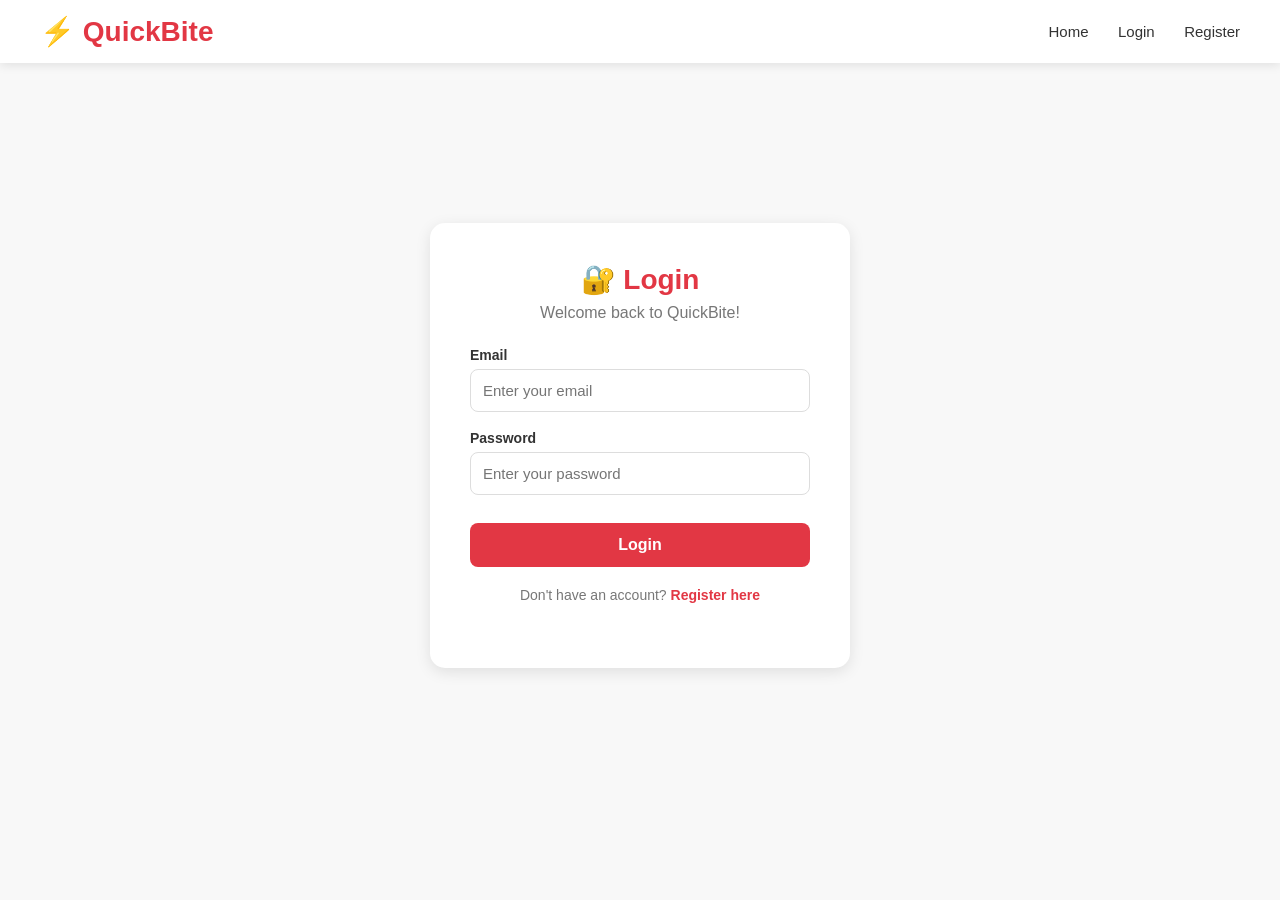
<file: Frontend/cart.html>
<!DOCTYPE html>
<html lang="en">
<head>
    <meta charset="UTF-8">
    <meta name="viewport" content="width=device-width, initial-scale=1.0">
    <title>QuickBite - My Cart</title>
    <link rel="stylesheet" href="style.css">
    <style>
        .page-container {
            max-width: 900px;
            margin: 40px auto;
            padding: 0 20px;
        }
        .page-title {
            font-size: 28px;
            font-weight: 700;
            color: #333;
            margin-bottom: 25px;
        }
        .cart-item {
            background: white;
            border-radius: 15px;
            padding: 20px 25px;
            margin-bottom: 15px;
            box-shadow: 0 2px 10px rgba(0,0,0,0.08);
            display: flex;
            justify-content: space-between;
            align-items: center;
            flex-wrap: wrap;
            gap: 15px;
        }
        .cart-item-info h4 {
            font-size: 18px;
            color: #333;
            font-weight: 700;
            margin-bottom: 5px;
        }
        .cart-item-info p {
            font-size: 14px;
            color: #777;
        }
        .cart-item-price {
            font-size: 20px;
            font-weight: 700;
            color: #e23744;
        }
        .cart-actions {
            display: flex;
            gap: 10px;
        }
        .remove-btn {
            padding: 8px 16px;
            background: #fff;
            color: #e23744;
            border: 2px solid #e23744;
            border-radius: 8px;
            cursor: pointer;
            font-weight: 600;
        }
        .remove-btn:hover {
            background: #e23744;
            color: white;
        }
        .checkout-btn {
            padding: 8px 16px;
            background: #e23744;
            color: white;
            border: none;
            border-radius: 8px;
            cursor: pointer;
            font-weight: 600;
        }
        .checkout-btn:hover { background: #c0392b; }
        .cart-total {
            background: white;
            border-radius: 15px;
            padding: 20px 25px;
            box-shadow: 0 2px 10px rgba(0,0,0,0.08);
            display: flex;
            justify-content: space-between;
            align-items: center;
            margin-top: 20px;
        }
        .cart-total h3 {
            font-size: 20px;
            font-weight: 700;
            color: #333;
        }
        .cart-total span {
            font-size: 24px;
            font-weight: 800;
            color: #e23744;
        }
        .empty-msg {
            text-align: center;
            padding: 60px;
            color: #999;
            font-size: 18px;
        }
    </style>
</head>
<body>
    <nav class="navbar">
        <div class="logo">Quick<span>Bite</span> ⚡</div>
        <div class="nav-links">
            <a href="index.html">Home</a>
            <a href="wishlist.html">❤️ Wishlist</a>
            <a href="orders.html">📋 Orders</a>
            <a href="cart.html">🛒 Cart</a>
        </div>
    </nav>

    <div class="page-container">
        <h2 class="page-title">🛒 My Cart</h2>
        <div id="cartContainer"></div>
        <div id="cartTotal" class="cart-total" style="display:none;">
            <h3>Total Amount</h3>
            <span id="totalPrice">₹0</span>
        </div>
    </div>

    <script>
        const API_URL = 'http://localhost:8080/api';
        const userEmail = localStorage.getItem('email');

        window.onload = function() {
            if (!userEmail) {
                window.location.href = 'login.html';
                return;
            }
            loadCart();
        }

        function loadCart() {
            fetch(`${API_URL}/cart/${userEmail}`)
                .then(res => res.json())
                .then(items => {
                    const container = document.getElementById('cartContainer');
                    if (items.length === 0) {
                        container.innerHTML = '<div class="empty-msg">🛒 Your cart is empty!<br><a href="index.html" style="color:#e23744;">Browse Foods</a></div>';
                        return;
                    }

                    let total = 0;
                    container.innerHTML = items.map(item => {
                        total += item.price;
                        return `
                            <div class="cart-item">
                                <div class="cart-item-info">
                                    <h4>🍽️ ${item.foodName}</h4>
                                    <p>🏪 ${item.platformName}</p>
                                </div>
                                <div class="cart-item-price">₹${item.price}</div>
                                <div class="cart-actions">
                                    <button class="remove-btn" onclick="removeFromCart(${item.id})">Remove</button>
                                    <button class="checkout-btn" onclick="checkout('${item.foodName}', '${item.platformName}', ${item.price})">Order Now</button>
                                </div>
                            </div>
                        `;
                    }).join('');

                    document.getElementById('totalPrice').innerText = `₹${total}`;
                    document.getElementById('cartTotal').style.display = 'flex';
                });
        }

        function removeFromCart(id) {
            fetch(`${API_URL}/cart/remove/${id}`, { method: 'DELETE' })
                .then(() => loadCart());
        }

        function checkout(food, platform, price) {
            window.location.href = `payment.html?food=${food}&platform=${platform}&amount=${price}`;
        }
    </script>
</body>
</html>
</file>
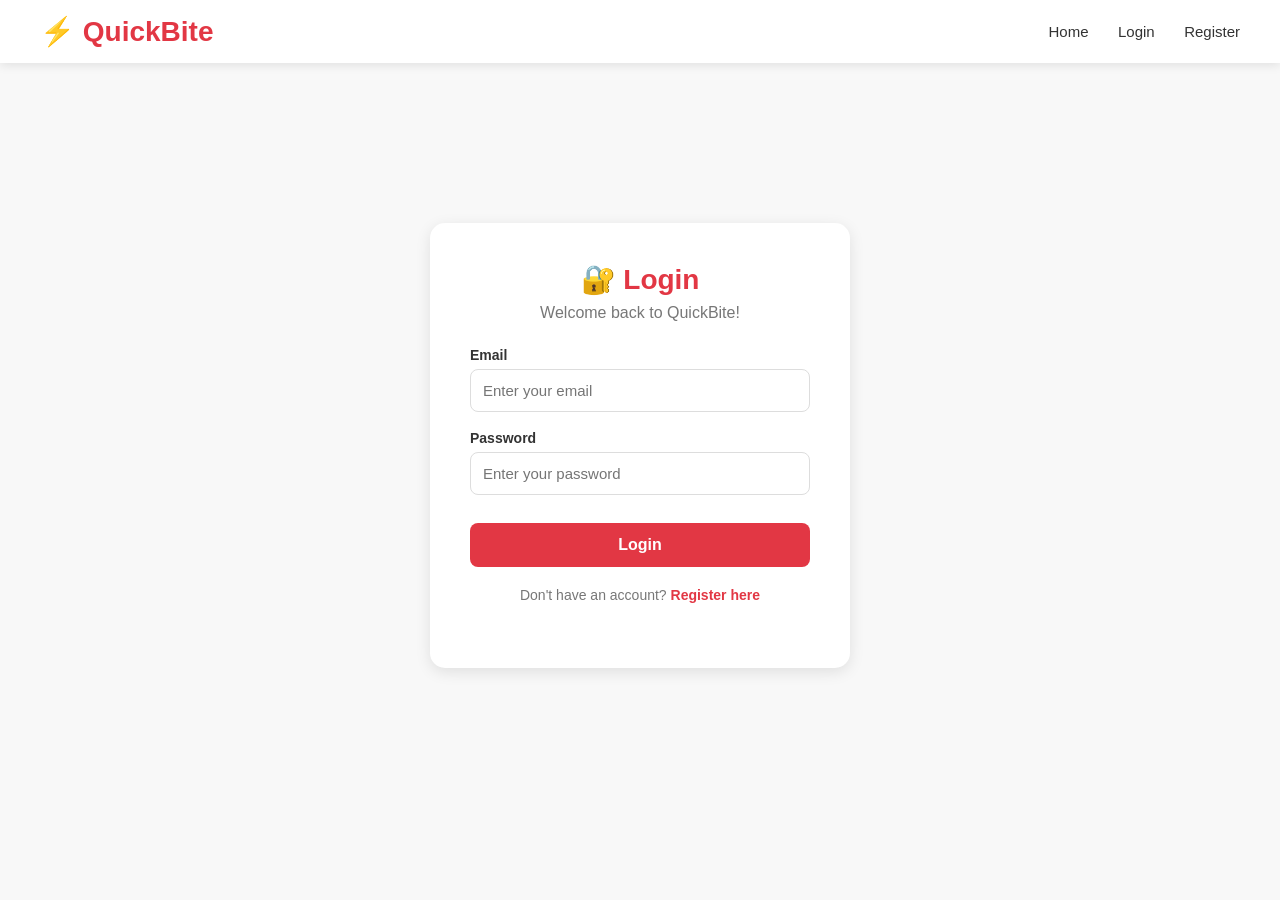
<file: Frontend/login.html>
<!DOCTYPE html>
<html lang="en">
<head>
    <meta charset="UTF-8">
    <meta name="viewport" content="width=device-width, initial-scale=1.0">
    <title>QuickBite - Login</title>
    <link rel="stylesheet" href="style.css">
</head>
<body>

    <!-- Navbar -->
    <nav class="navbar">
        <div class="logo">⚡ QuickBite</div>
        <div class="nav-links">
            <a href="index.html">Home</a>
            <a href="login.html">Login</a>
            <a href="register.html">Register</a>
        </div>
    </nav>

    <!-- Login Form -->
    <div class="auth-container">
        <div class="auth-box">
            <h2>🔐 Login</h2>
            <p>Welcome back to QuickBite!</p>

            <div class="form-group">
                <label>Email</label>
                <input type="email" id="email" placeholder="Enter your email"/>
            </div>

            <div class="form-group">
                <label>Password</label>
                <input type="password" id="password" placeholder="Enter your password"/>
            </div>

            <button class="auth-btn" onclick="login()">Login</button>

            <p class="auth-link">
                Don't have an account? 
                <a href="register.html">Register here</a>
            </p>

            <p id="message" class="message"></p>
        </div>
    </div>

    <script src="auth.js"></script>
</body>
</html>
</file>
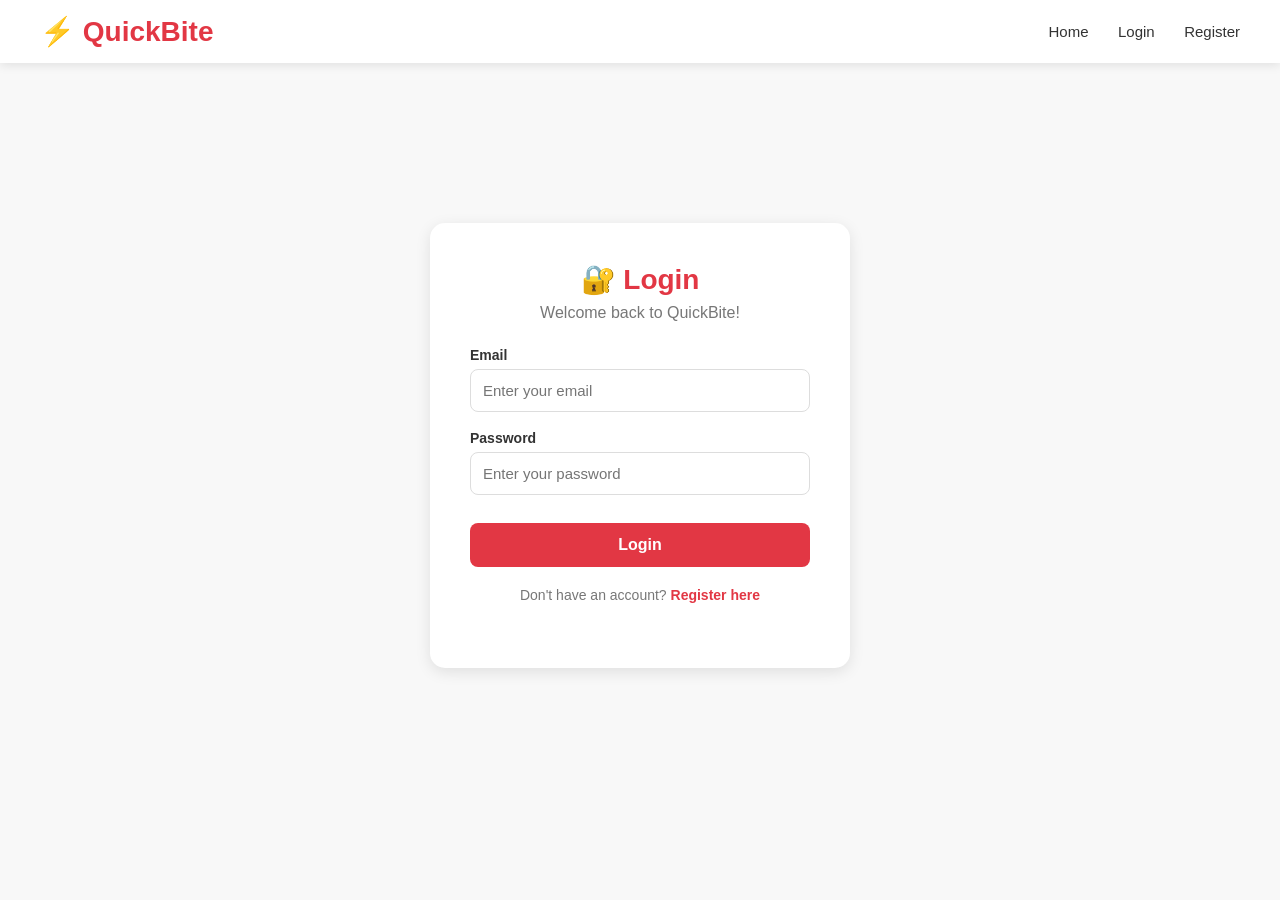
<file: Frontend/orders.html>
<!DOCTYPE html>
<html lang="en">
<head>
    <meta charset="UTF-8">
    <meta name="viewport" content="width=device-width, initial-scale=1.0">
    <title>QuickBite - My Orders</title>
    <link rel="stylesheet" href="style.css">
    <style>
        .page-container {
            max-width: 900px;
            margin: 40px auto;
            padding: 0 20px;
        }
        .page-title {
            font-size: 28px;
            font-weight: 700;
            color: #333;
            margin-bottom: 25px;
        }
        .order-card {
            background: white;
            border-radius: 15px;
            padding: 25px;
            margin-bottom: 15px;
            box-shadow: 0 2px 10px rgba(0,0,0,0.08);
            display: flex;
            justify-content: space-between;
            align-items: center;
            flex-wrap: wrap;
            gap: 15px;
        }
        .order-info h4 {
            font-size: 18px;
            font-weight: 700;
            color: #333;
            margin-bottom: 5px;
        }
        .order-info p {
            font-size: 14px;
            color: #777;
            margin-bottom: 3px;
        }
        .order-price {
            font-size: 22px;
            font-weight: 800;
            color: #e23744;
        }
        .order-status {
            background: #e8f5e9;
            color: #27ae60;
            padding: 6px 15px;
            border-radius: 20px;
            font-size: 13px;
            font-weight: 600;
        }
        .transaction-id {
            font-size: 12px;
            color: #999;
            margin-top: 5px;
        }
        .empty-msg {
            text-align: center;
            padding: 60px;
            color: #999;
            font-size: 18px;
        }
        .reorder-btn {
            padding: 8px 16px;
            background: #e23744;
            color: white;
            border: none;
            border-radius: 8px;
            cursor: pointer;
            font-weight: 600;
            font-size: 14px;
        }
        .reorder-btn:hover { background: #c0392b; }
    </style>
</head>
<body>
    <nav class="navbar">
        <div class="logo">Quick<span>Bite</span> ⚡</div>
        <div class="nav-links">
            <a href="index.html">Home</a>
            <a href="wishlist.html">❤️ Wishlist</a>
            <a href="orders.html">📋 Orders</a>
            <a href="cart.html">🛒 Cart</a>
        </div>
    </nav>

    <div class="page-container">
        <h2 class="page-title">📋 My Orders</h2>
        <div id="ordersContainer"></div>
    </div>

    <script>
        const API_URL = 'http://localhost:8080/api';
        const userEmail = localStorage.getItem('email');

        window.onload = function() {
            if (!userEmail) {
                window.location.href = 'login.html';
                return;
            }
            loadOrders();
        }

        function loadOrders() {
            fetch(`${API_URL}/orders/${userEmail}`)
                .then(res => res.json())
                .then(orders => {
                    const container = document.getElementById('ordersContainer');
                    if (orders.length === 0) {
                        container.innerHTML = '<div class="empty-msg">📋 No orders yet!<br><a href="index.html" style="color:#e23744;">Order Now</a></div>';
                        return;
                    }

                    container.innerHTML = orders.map(order => `
                        <div class="order-card">
                            <div class="order-info">
                                <h4>🍽️ ${order.foodName}</h4>
                                <p>🏪 ${order.platformName}</p>
                                <p>📅 ${new Date(order.createdAt).toLocaleDateString()}</p>
                                <p class="transaction-id">Transaction: ${order.transactionId}</p>
                            </div>
                            <div>
                                <div class="order-price">₹${order.price}</div>
                                <div class="order-status">✅ ${order.status}</div>
                            </div>
                            <button class="reorder-btn" 
                                onclick="window.location.href='search.html?name=${order.foodName}'">
                                🔄 Reorder
                            </button>
                        </div>
                    `).join('');
                });
        }
    </script>
</body>
</html>
</file>
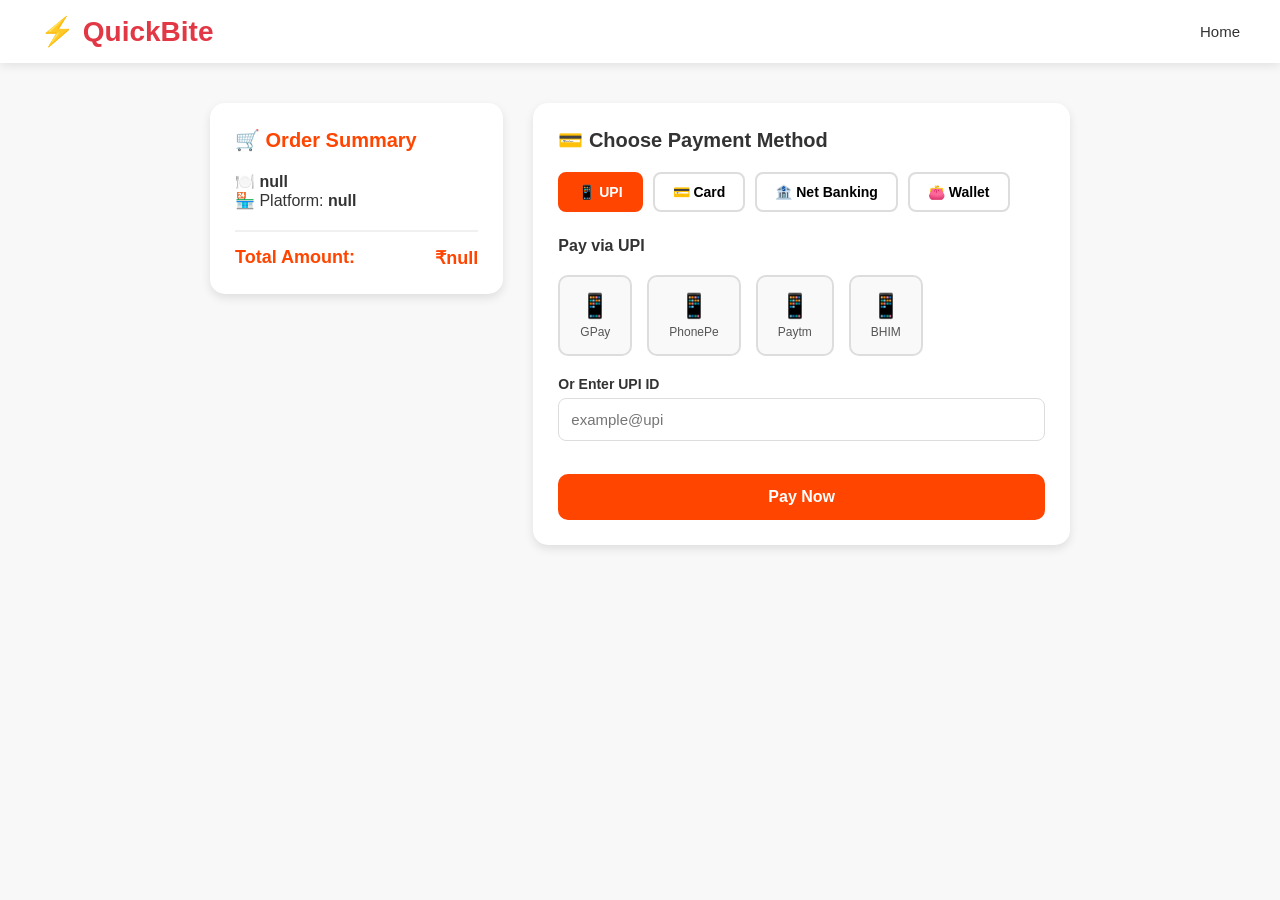
<file: Frontend/payment.html>
<!DOCTYPE html>
<html lang="en">
<head>
    <meta charset="UTF-8">
    <meta name="viewport" content="width=device-width, initial-scale=1.0">
    <title>QuickBite - Payment</title>
    <link rel="stylesheet" href="style.css">
    <link rel="stylesheet" href="payment.css">
</head>
<body>

    <!-- Navbar -->
    <nav class="navbar">
        <div class="logo">⚡ QuickBite</div>
        <div class="nav-links">
            <a href="index.html">Home</a>
        </div>
    </nav>

    <!-- Payment Container -->
    <div class="payment-container">

        <!-- Order Summary -->
        <div class="order-summary">
            <h3>🛒 Order Summary</h3>
            <div id="orderDetails"></div>
            <div class="total">
                <span>Total Amount:</span>
                <span id="totalAmount">₹0</span>
            </div>
        </div>

        <!-- Payment Box -->
        <div class="payment-box">
            <h3>💳 Choose Payment Method</h3>

            <!-- Payment Tabs -->
            <div class="payment-tabs">
                <button class="tab active" onclick="showTab('upi')">📱 UPI</button>
                <button class="tab" onclick="showTab('card')">💳 Card</button>
                <button class="tab" onclick="showTab('netbanking')">🏦 Net Banking</button>
                <button class="tab" onclick="showTab('wallet')">👛 Wallet</button>
            </div>

            <!-- UPI Tab -->
            <div id="upi" class="tab-content active">
                <h4>Pay via UPI</h4>
                <div class="upi-apps">
                    <div class="upi-app" onclick="selectUPI(this)">
                        <span>📱</span>
                        <p>GPay</p>
                    </div>
                    <div class="upi-app" onclick="selectUPI(this)">
                        <span>📱</span>
                        <p>PhonePe</p>
                    </div>
                    <div class="upi-app" onclick="selectUPI(this)">
                        <span>📱</span>
                        <p>Paytm</p>
                    </div>
                    <div class="upi-app" onclick="selectUPI(this)">
                        <span>📱</span>
                        <p>BHIM</p>
                    </div>
                </div>
                <div class="form-group">
                    <label>Or Enter UPI ID</label>
                    <input type="text" id="upiId" placeholder="example@upi"/>
                </div>
                <button class="pay-btn" onclick="processPayment()">Pay Now</button>
            </div>

            <!-- Card Tab -->
            <div id="card" class="tab-content">
                <h4>Pay via Card</h4>
                <div class="form-group">
                    <label>Card Number</label>
                    <input type="text" id="cardNumber" placeholder="4111 1111 1111 1111" maxlength="19"/>
                </div>
                <div class="form-group">
                    <label>Card Holder Name</label>
                    <input type="text" id="cardName" placeholder="Your Name"/>
                </div>
                <div class="card-row">
                    <div class="form-group">
                        <label>Expiry Date</label>
                        <input type="text" id="expiry" placeholder="MM/YY" maxlength="5"/>
                    </div>
                    <div class="form-group">
                        <label>CVV</label>
                        <input type="password" id="cvv" placeholder="123" maxlength="3"/>
                    </div>
                </div>
                <button class="pay-btn" onclick="processPayment()">Pay Now</button>
            </div>

            <!-- Net Banking Tab -->
            <div id="netbanking" class="tab-content">
                <h4>Pay via Net Banking</h4>
                <div class="banks-grid">
                    <div class="bank-card" onclick="selectBank(this)">🏦 SBI</div>
                    <div class="bank-card" onclick="selectBank(this)">🏦 HDFC</div>
                    <div class="bank-card" onclick="selectBank(this)">🏦 ICICI</div>
                    <div class="bank-card" onclick="selectBank(this)">🏦 Axis</div>
                    <div class="bank-card" onclick="selectBank(this)">🏦 Kotak</div>
                    <div class="bank-card" onclick="selectBank(this)">🏦 PNB</div>
                </div>
                <button class="pay-btn" onclick="processPayment()">Pay Now</button>
            </div>

            <!-- Wallet Tab -->
            <div id="wallet" class="tab-content">
                <h4>Pay via Wallet</h4>
                <div class="banks-grid">
                    <div class="bank-card" onclick="selectBank(this)">👛 Paytm</div>
                    <div class="bank-card" onclick="selectBank(this)">👛 Amazon Pay</div>
                    <div class="bank-card" onclick="selectBank(this)">👛 PhonePe</div>
                    <div class="bank-card" onclick="selectBank(this)">👛 Mobikwik</div>
                </div>
                <button class="pay-btn" onclick="processPayment()">Pay Now</button>
            </div>

        </div>
    </div>

    <!-- Success Popup -->
    <!-- Success Popup -->
    <div id="successPopup" class="popup hidden">
        <div class="popup-box">
            <div class="success-icon">✅</div>
            <h2>Payment Successful!</h2>
            <p>Your order has been placed successfully!</p>
            <p id="transactionId"></p>
            <button onclick="goToTracking()" 
                class="pay-btn">Track My Order 🚚</button>
            <button onclick="window.location.href='index.html'" 
                style="width:100%; padding:10px; background:white; color:#e23744; border:2px solid #e23744; border-radius:8px; cursor:pointer; font-weight:600; margin-top:10px;">
                Back to Home
            </button>
        </div>
    </div>

    <script src="payment.js"></script>
</body>
</html>
</file>
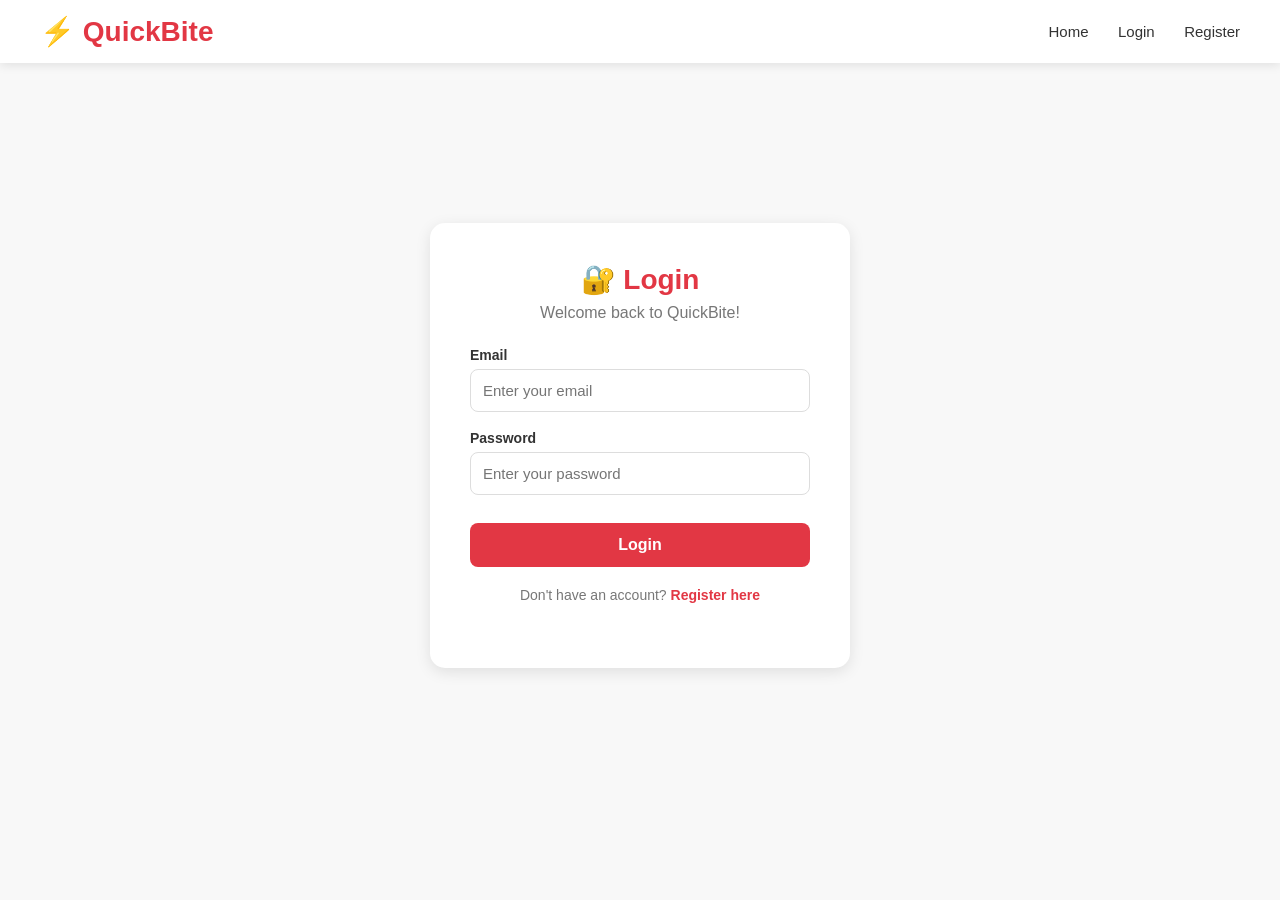
<file: Frontend/profile.html>
<!DOCTYPE html>
<html lang="en">
<head>
    <meta charset="UTF-8">
    <meta name="viewport" content="width=device-width, initial-scale=1.0">
    <title>QuickBite - My Profile</title>
    <link rel="stylesheet" href="style.css">
    <style>
        .profile-container {
            max-width: 800px;
            margin: 40px auto;
            padding: 0 20px;
        }
        .profile-header {
            background: linear-gradient(135deg, #e23744, #ff6b6b);
            border-radius: 20px;
            padding: 35px;
            color: white;
            display: flex;
            align-items: center;
            gap: 25px;
            margin-bottom: 25px;
            flex-wrap: wrap;
        }
        .profile-avatar {
            width: 90px;
            height: 90px;
            background: rgba(255,255,255,0.3);
            border-radius: 50%;
            display: flex;
            align-items: center;
            justify-content: center;
            font-size: 40px;
            flex-shrink: 0;
        }
        .profile-info h2 {
            font-size: 26px;
            font-weight: 800;
            margin-bottom: 5px;
        }
        .profile-info p {
            font-size: 15px;
            opacity: 0.9;
        }
        .profile-stats {
            display: grid;
            grid-template-columns: repeat(3, 1fr);
            gap: 15px;
            margin-bottom: 25px;
        }
        .stat-card {
            background: white;
            border-radius: 15px;
            padding: 20px;
            text-align: center;
            box-shadow: 0 2px 10px rgba(0,0,0,0.08);
        }
        .stat-card .stat-number {
            font-size: 32px;
            font-weight: 800;
            color: #e23744;
            margin-bottom: 5px;
        }
        .stat-card p {
            font-size: 14px;
            color: #777;
        }
        .profile-section {
            background: white;
            border-radius: 15px;
            padding: 25px;
            box-shadow: 0 2px 10px rgba(0,0,0,0.08);
            margin-bottom: 20px;
        }
        .profile-section h3 {
            font-size: 20px;
            font-weight: 700;
            color: #333;
            margin-bottom: 20px;
            border-bottom: 2px solid #f0f0f0;
            padding-bottom: 10px;
        }
        .profile-field {
            display: flex;
            justify-content: space-between;
            align-items: center;
            padding: 12px 0;
            border-bottom: 1px solid #f5f5f5;
        }
        .profile-field:last-child {
            border-bottom: none;
        }
        .field-label {
            font-size: 14px;
            color: #777;
            font-weight: 600;
        }
        .field-value {
            font-size: 15px;
            color: #333;
            font-weight: 500;
        }
        .edit-btn {
            padding: 10px 25px;
            background: #e23744;
            color: white;
            border: none;
            border-radius: 8px;
            cursor: pointer;
            font-weight: 600;
            font-size: 14px;
            margin-top: 15px;
        }
        .edit-btn:hover { background: #c0392b; }
        .logout-btn {
            width: 100%;
            padding: 15px;
            background: white;
            color: #e23744;
            border: 2px solid #e23744;
            border-radius: 10px;
            cursor: pointer;
            font-weight: 700;
            font-size: 16px;
            margin-top: 10px;
        }
        .logout-btn:hover {
            background: #e23744;
            color: white;
        }
        .recent-order {
            display: flex;
            justify-content: space-between;
            align-items: center;
            padding: 12px 0;
            border-bottom: 1px solid #f5f5f5;
            flex-wrap: wrap;
            gap: 10px;
        }
        .recent-order:last-child { border-bottom: none; }
        .recent-order h4 { font-size: 15px; font-weight: 700; color: #333; }
        .recent-order p { font-size: 13px; color: #777; }
        .recent-order span {
            font-size: 16px;
            font-weight: 700;
            color: #e23744;
        }
    </style>
</head>
<body>
    <nav class="navbar">
        <div class="logo">Quick<span>Bite</span> ⚡</div>
        <div class="nav-links">
            <a href="index.html">Home</a>
            <a href="wishlist.html">❤️ Wishlist</a>
            <a href="orders.html">📋 Orders</a>
            <a href="cart.html">🛒 Cart</a>
        </div>
    </nav>

    <div class="profile-container">

        <!-- Profile Header -->
        <div class="profile-header">
            <div class="profile-avatar">👤</div>
            <div class="profile-info">
                <h2 id="profileName">Loading...</h2>
                <p id="profileEmail">Loading...</p>
                <p>🍔 QuickBite Member</p>
            </div>
        </div>

        <!-- Stats -->
        <div class="profile-stats">
            <div class="stat-card">
                <div class="stat-number" id="totalOrders">0</div>
                <p>Total Orders</p>
            </div>
            <div class="stat-card">
                <div class="stat-number" id="totalWishlist">0</div>
                <p>Wishlist Items</p>
            </div>
            <div class="stat-card">
                <div class="stat-number" id="totalSpent">₹0</div>
                <p>Total Spent</p>
            </div>
        </div>

        <!-- Profile Details -->
        <div class="profile-section">
            <h3>👤 Personal Information</h3>
            <div class="profile-field">
                <span class="field-label">Full Name</span>
                <span class="field-value" id="detailName">-</span>
            </div>
            <div class="profile-field">
                <span class="field-label">Email</span>
                <span class="field-value" id="detailEmail">-</span>
            </div>
            <div class="profile-field">
                <span class="field-label">Member Since</span>
                <span class="field-value" id="memberSince">-</span>
            </div>
        </div>

        <!-- Recent Orders -->
        <div class="profile-section">
            <h3>📋 Recent Orders</h3>
            <div id="recentOrders">
                <p style="color:#999; text-align:center;">No orders yet!</p>
            </div>
        </div>

        <!-- Actions -->
        <div class="profile-section">
            <h3>⚙️ Account Actions</h3>
            <button class="edit-btn" onclick="window.location.href='orders.html'">
                📋 View All Orders
            </button>
            <button class="edit-btn" onclick="window.location.href='wishlist.html'" 
                style="margin-left:10px;">
                ❤️ My Wishlist
            </button>
            <br>
            <button class="logout-btn" onclick="logout()">
                🚪 Logout
            </button>
        </div>

    </div>

    <script>
        const API_URL = 'http://localhost:8080/api';
        const userEmail = localStorage.getItem('email');
        const userName = localStorage.getItem('name');

        window.onload = function() {
            if (!userEmail) {
                window.location.href = 'login.html';
                return;
            }

            // Show profile info
            document.getElementById('profileName').innerText = userName;
            document.getElementById('profileEmail').innerText = userEmail;
            document.getElementById('detailName').innerText = userName;
            document.getElementById('detailEmail').innerText = userEmail;
            document.getElementById('memberSince').innerText = 
                new Date().toLocaleDateString('en-IN', {year:'numeric', month:'long'});

            // Load orders
            fetch(`${API_URL}/orders/${userEmail}`)
                .then(res => res.json())
                .then(orders => {
                    document.getElementById('totalOrders').innerText = orders.length;
                    let totalSpent = orders.reduce((sum, o) => sum + o.price, 0);
                    document.getElementById('totalSpent').innerText = '₹' + totalSpent;

                    if (orders.length > 0) {
                        document.getElementById('recentOrders').innerHTML =
                            orders.slice(0, 3).map(order => `
                                <div class="recent-order">
                                    <div>
                                        <h4>🍽️ ${order.foodName}</h4>
                                        <p>🏪 ${order.platformName}</p>
                                    </div>
                                    <span>₹${order.price}</span>
                                </div>
                            `).join('');
                    }
                });

            // Load wishlist count
            fetch(`${API_URL}/wishlist/${userEmail}`)
                .then(res => res.json())
                .then(items => {
                    document.getElementById('totalWishlist').innerText = items.length;
                });
        }

        function logout() {
            localStorage.removeItem('token');
            localStorage.removeItem('name');
            localStorage.removeItem('email');
            window.location.href = 'index.html';
        }
    </script>
</body>
</html>
</file>
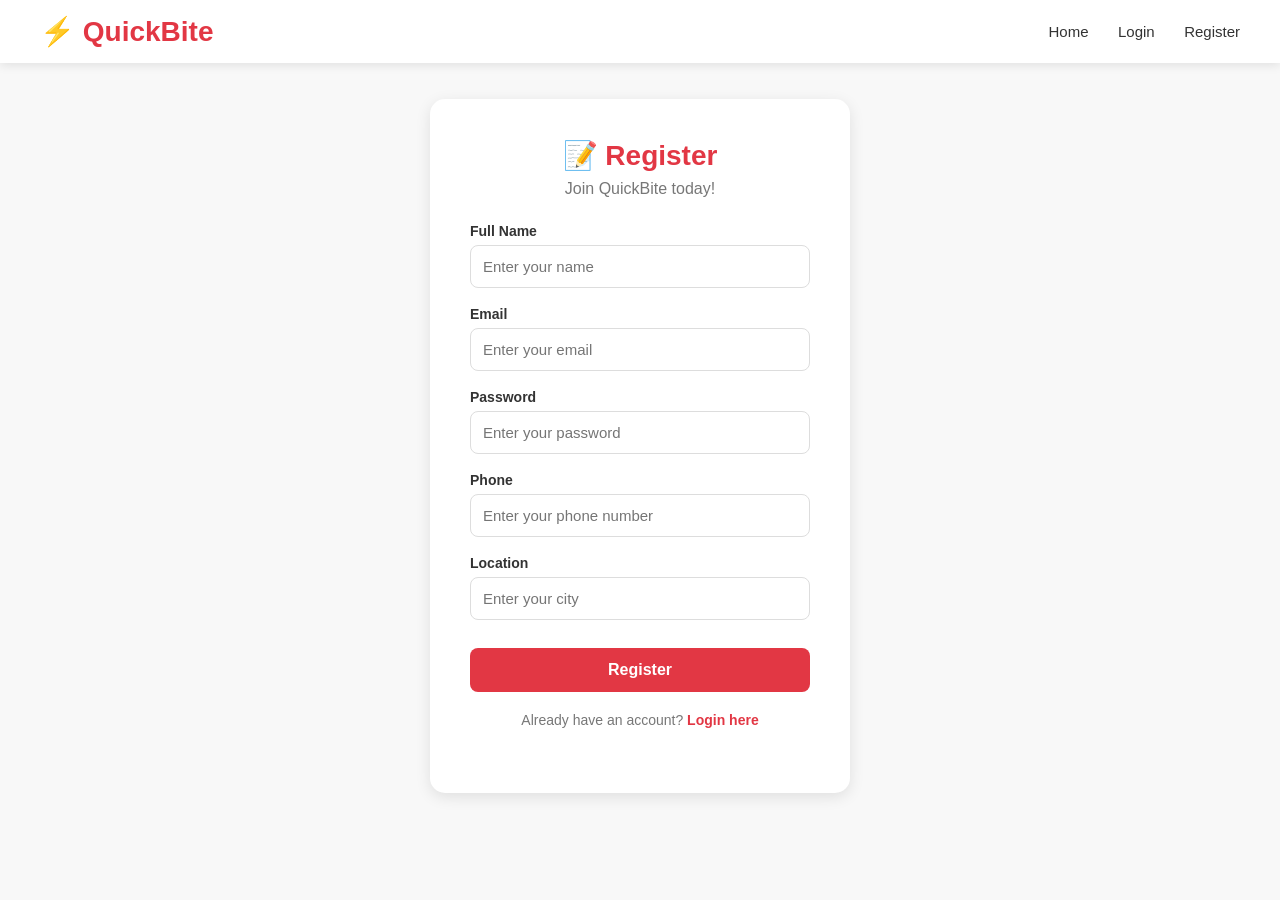
<file: Frontend/register.html>
<!DOCTYPE html>
<html lang="en">
<head>
    <meta charset="UTF-8">
    <meta name="viewport" content="width=device-width, initial-scale=1.0">
    <title>QuickBite - Register</title>
    <link rel="stylesheet" href="style.css">
</head>
<body>

    <!-- Navbar -->
    <nav class="navbar">
        <div class="logo">⚡ QuickBite</div>
        <div class="nav-links">
            <a href="index.html">Home</a>
            <a href="login.html">Login</a>
            <a href="register.html">Register</a>
        </div>
    </nav>

    <!-- Register Form -->
    <div class="auth-container">
        <div class="auth-box">
            <h2>📝 Register</h2>
            <p>Join QuickBite today!</p>

            <div class="form-group">
                <label>Full Name</label>
                <input type="text" id="name" placeholder="Enter your name"/>
            </div>

            <div class="form-group">
                <label>Email</label>
                <input type="email" id="email" placeholder="Enter your email"/>
            </div>

            <div class="form-group">
                <label>Password</label>
                <input type="password" id="password" placeholder="Enter your password"/>
            </div>

            <div class="form-group">
                <label>Phone</label>
                <input type="text" id="phone" placeholder="Enter your phone number"/>
            </div>

            <div class="form-group">
                <label>Location</label>
                <input type="text" id="location" placeholder="Enter your city"/>
            </div>

            <button class="auth-btn" onclick="register()">Register</button>

            <p class="auth-link">
                Already have an account?
                <a href="login.html">Login here</a>
            </p>

            <p id="message" class="message"></p>
        </div>
    </div>

    <script src="auth.js"></script>
</body>
</html>
</file>
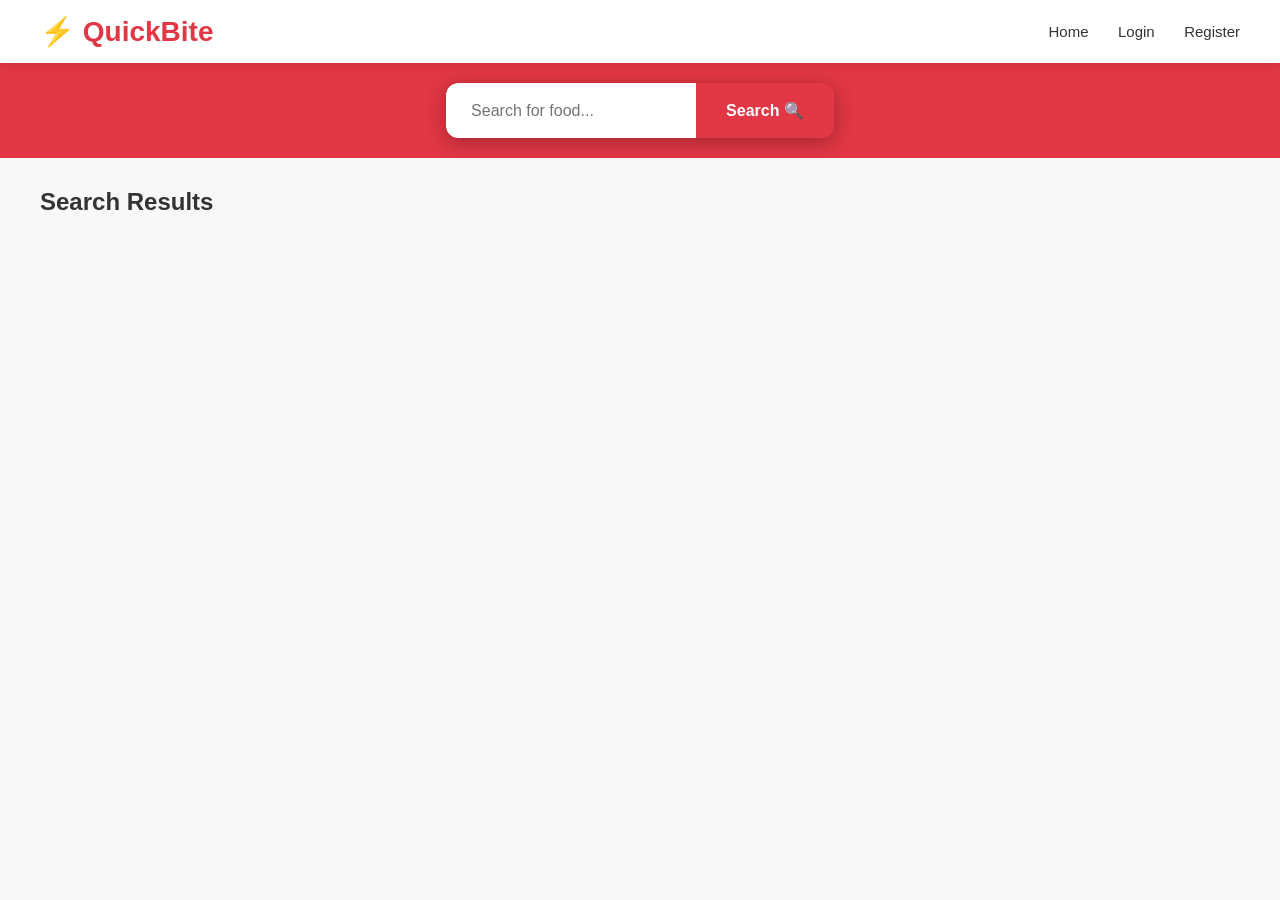
<file: Frontend/search.html>
<!DOCTYPE html>
<html lang="en">
<head>
    <meta charset="UTF-8">
    <meta name="viewport" content="width=device-width, initial-scale=1.0">
    <title>QuickBite - Search Results</title>
    <link rel="stylesheet" href="style.css">
</head>
<body>

    <!-- Navbar -->
    <nav class="navbar">
        <div class="logo">⚡ QuickBite</div>
        <div class="nav-links">
            <a href="index.html">Home</a>
            <a href="#">Login</a>
            <a href="#">Register</a>
        </div>
    </nav>

    <!-- Search Bar -->
    <div class="search-section">
        <div class="search-box">
            <input type="text" id="searchInput" placeholder="Search for food..."/>
            <button onclick="searchFood()">Search 🔍</button>
        </div>
    </div>

    <!-- Results Section -->
    <div class="results-section">
        <h2 id="resultsTitle">Search Results</h2>
        <div id="resultsContainer"></div>
    </div>

    <script src="search.js"></script>
</body>
</html>
</file>
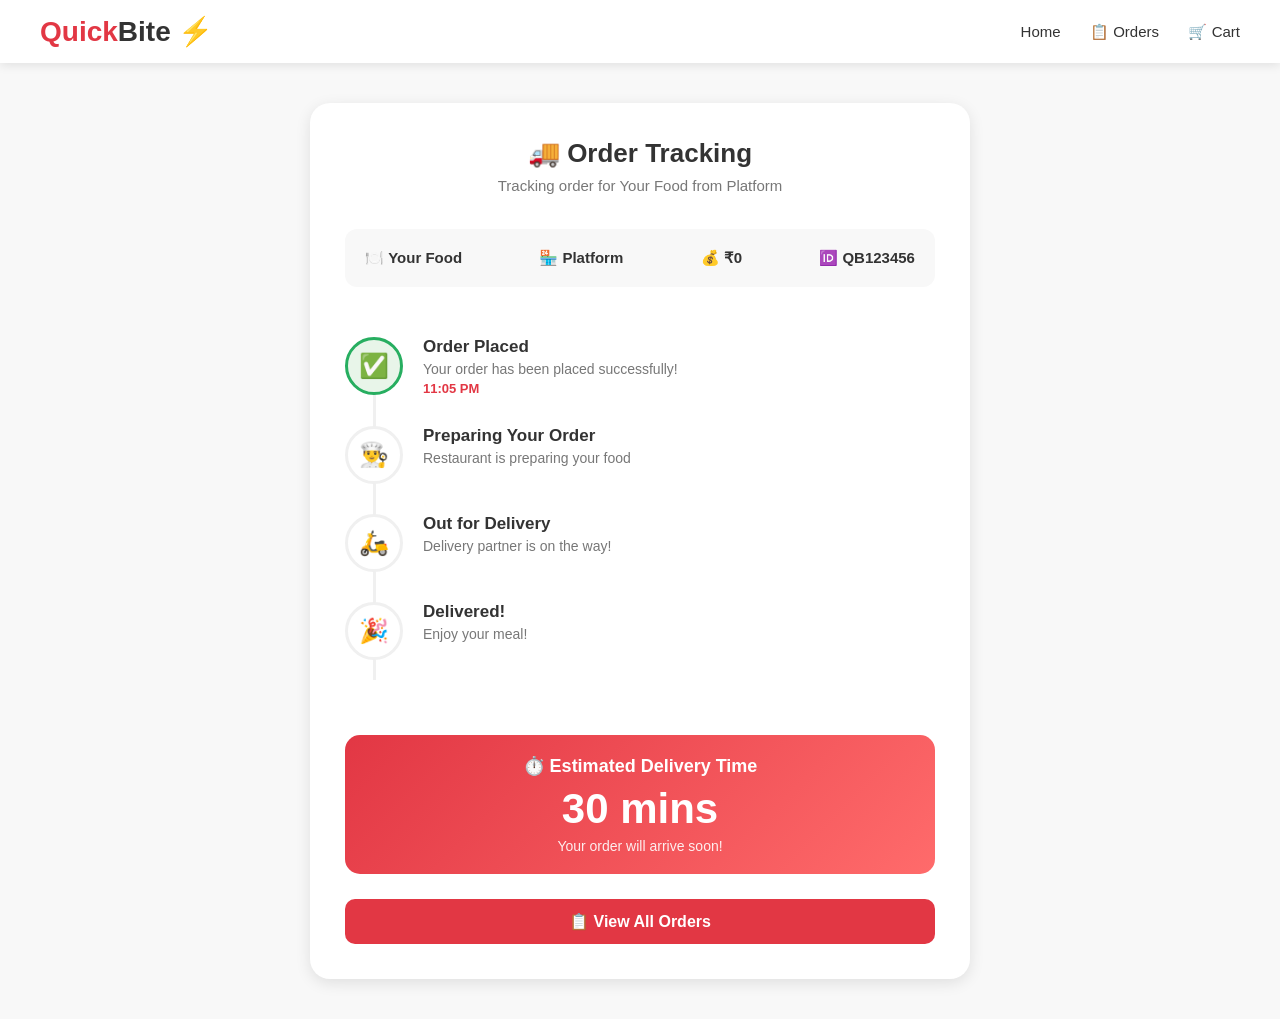
<file: Frontend/tracking.html>
<!DOCTYPE html>
<html lang="en">
<head>
    <meta charset="UTF-8">
    <meta name="viewport" content="width=device-width, initial-scale=1.0">
    <title>QuickBite - Order Tracking</title>
    <link rel="stylesheet" href="style.css">
    <style>
        .tracking-container {
            max-width: 700px;
            margin: 40px auto;
            padding: 0 20px;
        }
        .tracking-box {
            background: white;
            border-radius: 20px;
            padding: 35px;
            box-shadow: 0 4px 15px rgba(0,0,0,0.1);
        }
        .tracking-header {
            text-align: center;
            margin-bottom: 35px;
        }
        .tracking-header h2 {
            font-size: 26px;
            font-weight: 700;
            color: #333;
            margin-bottom: 8px;
        }
        .tracking-header p {
            color: #777;
            font-size: 15px;
        }
        .order-info {
            background: #f8f8f8;
            border-radius: 12px;
            padding: 20px;
            margin-bottom: 30px;
            display: flex;
            justify-content: space-between;
            flex-wrap: wrap;
            gap: 10px;
        }
        .order-info p {
            font-size: 15px;
            color: #555;
        }
        .order-info strong {
            color: #333;
        }
        /* Tracking Steps */
        .tracking-steps {
            position: relative;
            padding: 20px 0;
        }
        .tracking-line {
            position: absolute;
            left: 28px;
            top: 30px;
            bottom: 30px;
            width: 3px;
            background: #f0f0f0;
            z-index: 0;
        }
        .tracking-line-fill {
            position: absolute;
            left: 28px;
            top: 30px;
            width: 3px;
            background: #e23744;
            z-index: 1;
            transition: height 0.5s ease;
        }
        .step {
            display: flex;
            align-items: flex-start;
            gap: 20px;
            margin-bottom: 30px;
            position: relative;
            z-index: 2;
        }
        .step-icon {
            width: 58px;
            height: 58px;
            border-radius: 50%;
            display: flex;
            align-items: center;
            justify-content: center;
            font-size: 24px;
            flex-shrink: 0;
            border: 3px solid #f0f0f0;
            background: white;
        }
        .step-icon.active {
            border-color: #e23744;
            background: #fff5f5;
        }
        .step-icon.completed {
            border-color: #27ae60;
            background: #e8f5e9;
        }
        .step-content h4 {
            font-size: 17px;
            font-weight: 700;
            color: #333;
            margin-bottom: 4px;
        }
        .step-content p {
            font-size: 14px;
            color: #777;
        }
        .step-content .time {
            font-size: 13px;
            color: #e23744;
            font-weight: 600;
            margin-top: 4px;
        }
        /* Estimated Time */
        .eta-box {
            background: linear-gradient(135deg, #e23744, #ff6b6b);
            border-radius: 15px;
            padding: 20px 25px;
            color: white;
            text-align: center;
            margin-top: 25px;
        }
        .eta-box h3 {
            font-size: 18px;
            margin-bottom: 8px;
        }
        .eta-box .eta-time {
            font-size: 42px;
            font-weight: 800;
        }
        .eta-box p {
            font-size: 14px;
            opacity: 0.9;
            margin-top: 5px;
        }
        .back-btn {
            display: block;
            text-align: center;
            margin-top: 25px;
            padding: 13px;
            background: #e23744;
            color: white;
            border-radius: 10px;
            text-decoration: none;
            font-weight: 700;
            font-size: 16px;
        }
        .back-btn:hover { background: #c0392b; }
    </style>
</head>
<body>
    <nav class="navbar">
        <div class="logo">Quick<span>Bite</span> ⚡</div>
        <div class="nav-links">
            <a href="index.html">Home</a>
            <a href="orders.html">📋 Orders</a>
            <a href="cart.html">🛒 Cart</a>
        </div>
    </nav>

    <div class="tracking-container">
        <div class="tracking-box">
            <div class="tracking-header">
                <h2>🚚 Order Tracking</h2>
                <p id="trackingSubtitle">Tracking your order...</p>
            </div>

            <!-- Order Info -->
            <div class="order-info">
                <p>🍽️ <strong id="trackFood">-</strong></p>
                <p>🏪 <strong id="trackPlatform">-</strong></p>
                <p>💰 <strong id="trackPrice">-</strong></p>
                <p>🆔 <strong id="trackId">-</strong></p>
            </div>

            <!-- Tracking Steps -->
            <div class="tracking-steps">
                <div class="tracking-line"></div>
                <div class="tracking-line-fill" id="lineFill"></div>

                <div class="step" id="step1">
                    <div class="step-icon completed">✅</div>
                    <div class="step-content">
                        <h4>Order Placed</h4>
                        <p>Your order has been placed successfully!</p>
                        <p class="time" id="time1"></p>
                    </div>
                </div>

                <div class="step" id="step2">
                    <div class="step-icon" id="icon2">👨‍🍳</div>
                    <div class="step-content">
                        <h4>Preparing Your Order</h4>
                        <p>Restaurant is preparing your food</p>
                        <p class="time" id="time2"></p>
                    </div>
                </div>

                <div class="step" id="step3">
                    <div class="step-icon" id="icon3">🛵</div>
                    <div class="step-content">
                        <h4>Out for Delivery</h4>
                        <p>Delivery partner is on the way!</p>
                        <p class="time" id="time3"></p>
                    </div>
                </div>

                <div class="step" id="step4">
                    <div class="step-icon" id="icon4">🎉</div>
                    <div class="step-content">
                        <h4>Delivered!</h4>
                        <p>Enjoy your meal!</p>
                        <p class="time" id="time4"></p>
                    </div>
                </div>
            </div>

            <!-- ETA Box -->
            <div class="eta-box">
                <h3>⏱️ Estimated Delivery Time</h3>
                <div class="eta-time" id="etaTime">30 mins</div>
                <p id="etaText">Your order will arrive soon!</p>
            </div>

            <a href="orders.html" class="back-btn">📋 View All Orders</a>
        </div>
    </div>

    <script>
        const urlParams = new URLSearchParams(window.location.search);
        const food = urlParams.get('food') || 'Your Food';
        const platform = urlParams.get('platform') || 'Platform';
        const price = urlParams.get('price') || '0';
        const transactionId = urlParams.get('tid') || 'QB123456';

        // Show order info
        document.getElementById('trackFood').innerText = food;
        document.getElementById('trackPlatform').innerText = platform;
        document.getElementById('trackPrice').innerText = '₹' + price;
        document.getElementById('trackId').innerText = transactionId;
        document.getElementById('trackingSubtitle').innerText = 
            `Tracking order for ${food} from ${platform}`;

        // Set time
        const now = new Date();
        document.getElementById('time1').innerText = 
            now.toLocaleTimeString([], {hour: '2-digit', minute:'2-digit'});

        // Animate tracking steps
        let currentStep = 1;
        const steps = [
            { id: 'icon2', timeId: 'time2', delay: 3000, eta: '25 mins', text: 'Preparing your food...' },
            { id: 'icon3', timeId: 'time3', delay: 6000, eta: '15 mins', text: 'On the way!' },
            { id: 'icon4', timeId: 'time4', delay: 9000, eta: 'Delivered! 🎉', text: 'Enjoy your meal!' }
        ];

        steps.forEach((step, index) => {
            setTimeout(() => {
                const icon = document.getElementById(step.id);
                icon.classList.add('active');
                if (index === steps.length - 1) {
                    icon.classList.remove('active');
                    icon.classList.add('completed');
                }
                // Add minutes to current time for each step
                const time = new Date();
                time.setMinutes(time.getMinutes() + (index + 1) * 10);
                document.getElementById(step.timeId).innerText = 
                    time.toLocaleTimeString([], {hour: '2-digit', minute:'2-digit'});
                document.getElementById('etaTime').innerText = step.eta;
                document.getElementById('etaText').innerText = step.text;

                // Update line fill
                const fills = ['25%', '60%', '100%'];
                document.getElementById('lineFill').style.height = fills[index];
            }, step.delay);
        });
    </script>
</body>
</html>
</file>
<file: Frontend/style.css>
* {
    margin: 0;
    padding: 0;
    box-sizing: border-box;
    font-family: 'Segoe UI', sans-serif;
}

body {
    background-color: #f8f8f8;
    color: #333;
}

/* ===== NAVBAR ===== */
.navbar {
    display: flex;
    justify-content: space-between;
    align-items: center;
    background-color: #fff;
    padding: 15px 40px;
    box-shadow: 0 2px 10px rgba(0,0,0,0.1);
    position: sticky;
    top: 0;
    z-index: 100;
}

.logo {
    font-size: 28px;
    font-weight: 800;
    color: #e23744;
}

.logo span {
    color: #333;
}

.nav-links a {
    color: #333;
    text-decoration: none;
    margin-left: 25px;
    font-size: 15px;
    font-weight: 500;
}

.nav-links a:hover {
    color: #e23744;
}

.nav-links .login-btn {
    background: #e23744;
    color: white;
    padding: 8px 20px;
    border-radius: 8px;
    font-weight: 600;
}

.nav-links .login-btn:hover {
    background: #c0392b;
    color: white;
}

/* ===== HERO SECTION ===== */
.hero {
    background: linear-gradient(rgba(0,0,0,0.6), rgba(0,0,0,0.6)),
                url('https://images.unsplash.com/photo-1565299624946-b28f40a0ae38?w=1400') center/cover;
    text-align: center;
    padding: 100px 20px;
    color: white;
}

.hero h1 {
    font-size: 46px;
    font-weight: 800;
    margin-bottom: 10px;
    text-shadow: 2px 2px 4px rgba(0,0,0,0.5);
}

.hero p {
    font-size: 20px;
    margin-bottom: 35px;
    color: #f0f0f0;
}

/* ===== SEARCH BOX ===== */
.search-box {
    display: flex;
    justify-content: center;
    gap: 0;
    max-width: 600px;
    margin: 0 auto;
    box-shadow: 0 4px 20px rgba(0,0,0,0.3);
    border-radius: 12px;
    overflow: hidden;
}

.search-box input {
    width: 100%;
    padding: 18px 25px;
    border: none;
    font-size: 16px;
    outline: none;
    border-radius: 12px 0 0 12px;
}

.search-box button {
    padding: 18px 30px;
    background-color: #e23744;
    color: white;
    border: none;
    font-size: 16px;
    font-weight: 700;
    cursor: pointer;
    border-radius: 0 12px 12px 0;
    white-space: nowrap;
}

.search-box button:hover {
    background-color: #c0392b;
}

/* ===== OFFERS BANNER ===== */
.offers-section {
    padding: 40px 40px 20px;
}

.offers-section h2 {
    font-size: 24px;
    font-weight: 700;
    margin-bottom: 20px;
    color: #333;
}

.offers-grid {
    display: flex;
    gap: 20px;
    overflow-x: auto;
    padding-bottom: 10px;
}

.offer-card {
    min-width: 280px;
    background: linear-gradient(135deg, #e23744, #ff6b6b);
    border-radius: 15px;
    padding: 25px;
    color: white;
    flex-shrink: 0;
}

.offer-card h3 {
    font-size: 22px;
    font-weight: 800;
    margin-bottom: 5px;
}

.offer-card p {
    font-size: 14px;
    opacity: 0.9;
}

.offer-card.orange {
    background: linear-gradient(135deg, #ff8c00, #ffa500);
}

.offer-card.green {
    background: linear-gradient(135deg, #27ae60, #2ecc71);
}

.offer-card.blue {
    background: linear-gradient(135deg, #2980b9, #3498db);
}

/* ===== CATEGORIES ===== */
.categories {
    padding: 30px 40px;
}

.categories h2 {
    font-size: 24px;
    font-weight: 700;
    margin-bottom: 20px;
    color: #333;
}

.category-cards {
    display: flex;
    gap: 20px;
    flex-wrap: wrap;
}

.card {
    background-color: white;
    padding: 20px 30px;
    border-radius: 15px;
    font-size: 17px;
    font-weight: 600;
    cursor: pointer;
    box-shadow: 0 2px 10px rgba(0,0,0,0.08);
    transition: all 0.2s;
    border: 2px solid transparent;
}

.card:hover {
    border-color: #e23744;
    color: #e23744;
    transform: translateY(-3px);
}

/* ===== POPULAR DISHES ===== */
.popular-section {
    padding: 30px 40px;
}

.popular-section h2 {
    font-size: 24px;
    font-weight: 700;
    margin-bottom: 20px;
    color: #333;
}

.popular-grid {
    display: grid;
    grid-template-columns: repeat(auto-fill, minmax(200px, 1fr));
    gap: 20px;
    max-width: 100%;
}

.popular-card {
    background: white;
    border-radius: 15px;
    overflow: hidden;
    box-shadow: 0 2px 10px rgba(0,0,0,0.08);
    cursor: pointer;
    transition: transform 0.2s;
    max-width: 100%;
}


.popular-card:hover {
    transform: translateY(-5px);
    box-shadow: 0 8px 20px rgba(0,0,0,0.15);
}

.popular-card img {
    width: 100%;
    height: 140px;
    object-fit: cover;
}

.popular-card-info {
    padding: 12px 15px;
}

.popular-card-info h4 {
    font-size: 16px;
    font-weight: 700;
    color: #333;
    margin-bottom: 4px;
}

.popular-card-info p {
    font-size: 13px;
    color: #777;
}

/* ===== FOOTER ===== */
.footer {
    background: #282c3f;
    color: #93959f;
    padding: 40px;
    margin-top: 50px;
    text-align: center;
}

.footer .footer-logo {
    font-size: 24px;
    font-weight: 800;
    color: white;
    margin-bottom: 10px;
}

.footer p {
    font-size: 14px;
    margin-top: 10px;
}

/* ===== SEARCH PAGE ===== */
.search-section {
    background-color: #e23744;
    padding: 20px 40px;
    display: flex;
    justify-content: center;
}

.results-section {
    padding: 30px 40px;
}

.results-section h2 {
    font-size: 24px;
    font-weight: 700;
    margin-bottom: 25px;
    color: #333;
}

/* ===== COMPARISON CARD ===== */
.comparison-card {
    background-color: white;
    padding: 25px;
    border-radius: 15px;
    margin: 20px auto;
    max-width: 950px;
    box-shadow: 0 2px 10px rgba(0,0,0,0.08);
}

.comparison-card h3 {
    font-size: 22px;
    color: #e23744;
    margin-bottom: 8px;
    font-weight: 700;
}

.comparison-card p {
    color: #777;
    margin-bottom: 15px;
}

.platforms-row {
    display: flex;
    gap: 15px;
    flex-wrap: wrap;
    margin-top: 15px;
}

.platform-card {
    background-color: #f8f8f8;
    border-radius: 12px;
    padding: 20px;
    flex: 1;
    min-width: 200px;
    border: 2px solid #f0f0f0;
    transition: all 0.2s;
}

.platform-card:hover {
    border-color: #e23744;
}

.platform-card h4 {
    font-size: 18px;
    color: #333;
    margin-bottom: 12px;
    border-bottom: 2px solid #e23744;
    padding-bottom: 8px;
    font-weight: 700;
}

.platform-card p {
    font-size: 14px;
    color: #555;
    margin-bottom: 8px;
}

.best {
    color: #e23744 !important;
    font-weight: bold;
}

.order-btn {
    display: block;
    margin-top: 15px;
    padding: 10px;
    background-color: #e23744;
    color: white;
    text-align: center;
    border-radius: 8px;
    text-decoration: none;
    font-size: 14px;
    font-weight: 700;
}

.order-btn:hover {
    background-color: #c0392b;
}

/* ===== AI BOX ===== */
.ai-box {
    background: linear-gradient(135deg, #e23744, #ff6b6b);
    border-radius: 15px;
    padding: 25px;
    margin: 20px auto;
    max-width: 950px;
    color: white;
    box-shadow: 0 4px 15px rgba(226,55,68,0.3);
}

.ai-box h3 {
    font-size: 20px;
    margin-bottom: 15px;
    color: white;
    font-weight: 700;
}

.ai-content {
    display: flex;
    align-items: center;
    gap: 30px;
    margin-bottom: 15px;
    flex-wrap: wrap;
}

.ai-platform {
    display: flex;
    align-items: center;
    gap: 10px;
    background: rgba(255,255,255,0.2);
    padding: 15px 25px;
    border-radius: 12px;
}

.ai-platform span { font-size: 35px; }
.ai-platform h4 { font-size: 22px; color: white; }

.ai-details {
    display: flex;
    gap: 15px;
    flex-wrap: wrap;
}

.ai-details p {
    background: rgba(255,255,255,0.2);
    padding: 8px 15px;
    border-radius: 8px;
    font-size: 15px;
    color: white;
    margin: 0;
}

.ai-reason {
    font-size: 14px;
    color: rgba(255,255,255,0.9);
    margin-top: 10px;
    font-style: italic;
}

/* ===== AUTH PAGES ===== */
.auth-container {
    display: flex;
    justify-content: center;
    align-items: center;
    min-height: 85vh;
    background-color: #f8f8f8;
}

.auth-box {
    background-color: white;
    padding: 40px;
    border-radius: 15px;
    box-shadow: 0 4px 15px rgba(0,0,0,0.1);
    width: 100%;
    max-width: 420px;
    text-align: center;
}

.auth-box h2 {
    font-size: 28px;
    color: #e23744;
    margin-bottom: 8px;
    font-weight: 700;
}

.auth-box p { color: #777; margin-bottom: 25px; }

.form-group { text-align: left; margin-bottom: 18px; }

.form-group label {
    display: block;
    font-size: 14px;
    color: #333;
    margin-bottom: 6px;
    font-weight: 600;
}

.form-group input {
    width: 100%;
    padding: 12px;
    border: 1px solid #ddd;
    border-radius: 8px;
    font-size: 15px;
    outline: none;
    box-sizing: border-box;
}

.form-group input:focus { border-color: #e23744; }

.auth-btn {
    width: 100%;
    padding: 13px;
    background-color: #e23744;
    color: white;
    border: none;
    border-radius: 8px;
    font-size: 16px;
    cursor: pointer;
    margin-top: 10px;
    font-weight: 700;
}

.auth-btn:hover { background-color: #c0392b; }

.auth-link { margin-top: 20px; font-size: 14px; color: #777; }
.auth-link a { color: #e23744; text-decoration: none; font-weight: 600; }
.message { margin-top: 15px; font-size: 14px; font-weight: bold; }

/* ===== NO RESULTS ===== */
.no-results { font-size: 20px; color: #999; margin-top: 50px; text-align: center; }

/* ===== FOOD CARD ===== */
.food-card {
    background-color: white;
    padding: 25px;
    border-radius: 15px;
    margin: 15px auto;
    max-width: 600px;
    box-shadow: 0 2px 10px rgba(0,0,0,0.08);
}

.food-card h3 { font-size: 22px; margin-bottom: 10px; color: #e23744; font-weight: 700; }
.food-card p { font-size: 16px; color: #555; margin-bottom: 5px; }
.food-card .category { font-size: 14px; color: #999; }


.offer-card {
    cursor: pointer;
    transition: transform 0.2s;
}

.offer-card:hover {
    transform: translateY(-5px);
    box-shadow: 0 8px 20px rgba(0,0,0,0.2);
}

.offer-tag {
    display: block;
    margin-top: 10px;
    font-size: 13px;
    opacity: 0.8;
    font-weight: 600;
}
</file>
<file: Frontend/payment.css>
/* Payment Container */
.payment-container {
    display: flex;
    gap: 30px;
    max-width: 900px;
    margin: 40px auto;
    padding: 0 20px;
    flex-wrap: wrap;
}

/* Order Summary */
.order-summary {
    background: white;
    border-radius: 15px;
    padding: 25px;
    flex: 1;
    min-width: 250px;
    box-shadow: 0 4px 10px rgba(0,0,0,0.1);
    height: fit-content;
}

.order-summary h3 {
    color: #ff4500;
    margin-bottom: 20px;
    font-size: 20px;
}

.total {
    display: flex;
    justify-content: space-between;
    margin-top: 20px;
    padding-top: 15px;
    border-top: 2px solid #f0f0f0;
    font-weight: bold;
    font-size: 18px;
    color: #ff4500;
}

/* Payment Box */
.payment-box {
    background: white;
    border-radius: 15px;
    padding: 25px;
    flex: 2;
    min-width: 300px;
    box-shadow: 0 4px 10px rgba(0,0,0,0.1);
}

.payment-box h3 {
    color: #333;
    margin-bottom: 20px;
    font-size: 20px;
}

/* Payment Tabs */
.payment-tabs {
    display: flex;
    gap: 10px;
    margin-bottom: 25px;
    flex-wrap: wrap;
}

.tab {
    padding: 10px 18px;
    border: 2px solid #ddd;
    background: white;
    border-radius: 8px;
    cursor: pointer;
    font-size: 14px;
    font-weight: bold;
    transition: all 0.2s;
}

.tab.active {
    background: #ff4500;
    color: white;
    border-color: #ff4500;
}

.tab:hover {
    border-color: #ff4500;
    color: #ff4500;
}

.tab.active:hover {
    color: white;
}

/* Tab Content */
.tab-content {
    display: none;
}

.tab-content.active {
    display: block;
}

.tab-content h4 {
    color: #333;
    margin-bottom: 20px;
    font-size: 16px;
}

/* UPI Apps */
.upi-apps {
    display: flex;
    gap: 15px;
    margin-bottom: 20px;
    flex-wrap: wrap;
}

.upi-app {
    background: #f9f9f9;
    border: 2px solid #ddd;
    border-radius: 10px;
    padding: 15px 20px;
    text-align: center;
    cursor: pointer;
    transition: all 0.2s;
    min-width: 70px;
}

.upi-app span {
    font-size: 24px;
}

.upi-app p {
    font-size: 12px;
    margin-top: 5px;
    color: #555;
}

.upi-app.selected {
    border-color: #ff4500;
    background: #fff5f2;
}

/* Card Row */
.card-row {
    display: flex;
    gap: 15px;
}

/* Banks Grid */
.banks-grid {
    display: grid;
    grid-template-columns: repeat(3, 1fr);
    gap: 10px;
    margin-bottom: 20px;
}

.bank-card {
    background: #f9f9f9;
    border: 2px solid #ddd;
    border-radius: 10px;
    padding: 15px;
    text-align: center;
    cursor: pointer;
    font-size: 14px;
    font-weight: bold;
    transition: all 0.2s;
}

.bank-card.selected {
    border-color: #ff4500;
    background: #fff5f2;
    color: #ff4500;
}

/* Pay Button */
.pay-btn {
    width: 100%;
    padding: 14px;
    background: #ff4500;
    color: white;
    border: none;
    border-radius: 10px;
    font-size: 16px;
    font-weight: bold;
    cursor: pointer;
    margin-top: 15px;
}

.pay-btn:hover {
    background: #cc3700;
}

/* Success Popup */
.popup {
    position: fixed;
    top: 0;
    left: 0;
    width: 100%;
    height: 100%;
    background: rgba(0,0,0,0.6);
    display: flex;
    justify-content: center;
    align-items: center;
    z-index: 999;
}

.popup.hidden {
    display: none;
}

.popup-box {
    background: white;
    border-radius: 20px;
    padding: 40px;
    text-align: center;
    max-width: 400px;
    width: 90%;
}

.success-icon {
    font-size: 60px;
    margin-bottom: 20px;
}

.popup-box h2 {
    color: #ff4500;
    font-size: 26px;
    margin-bottom: 10px;
}

.popup-box p {
    color: #555;
    margin-bottom: 10px;
}
</file>
